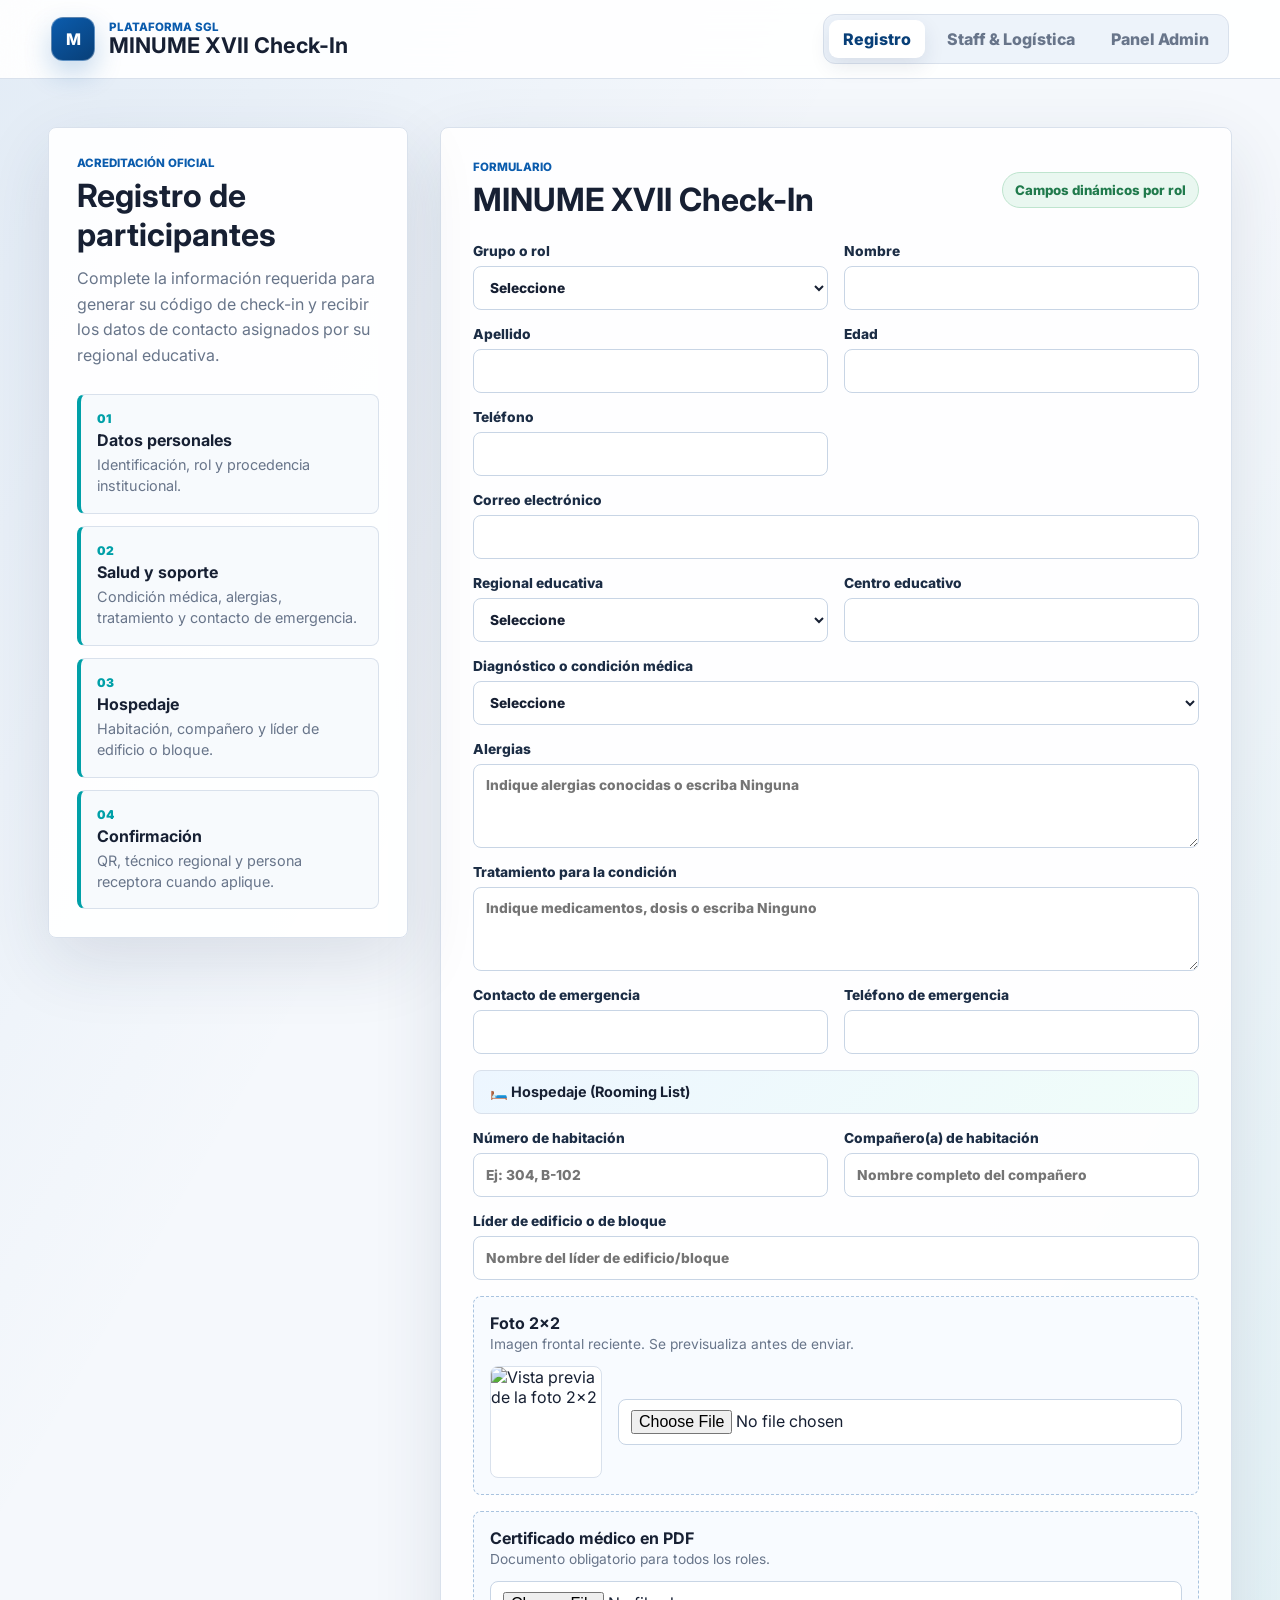
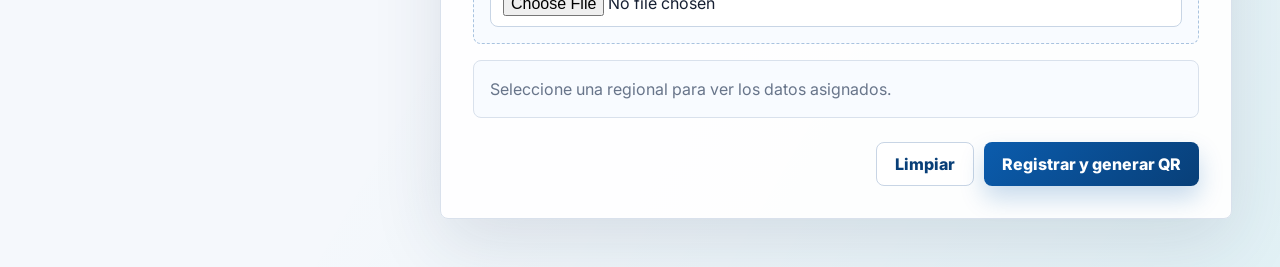
<file: index.html>
<!doctype html>
<html lang="es">
  <head>
    <meta charset="utf-8" />
    <meta name="viewport" content="width=device-width, initial-scale=1" />
    <title>MINUME XVII Check-In</title>
    <meta name="description" content="Plataforma oficial de check-in y gestión logística para MINUME XVII — Sistema General de Logística." />
    <link rel="preconnect" href="https://fonts.googleapis.com" />
    <link rel="preconnect" href="https://fonts.gstatic.com" crossorigin />
    <link href="https://fonts.googleapis.com/css2?family=Inter:wght@400;600;700;800;900&display=swap" rel="stylesheet" />
    <link rel="stylesheet" href="styles.css" />
  </head>
  <body>
    <header class="topbar">
      <div class="brand">
        <div class="brand-mark">M</div>
        <div>
          <p class="eyebrow">Plataforma SGL</p>
          <h1>MINUME XVII Check-In</h1>
        </div>
      </div>
      <nav class="nav-actions" aria-label="Vistas principales">
        <button class="view-button active" type="button" data-view="registro">Registro</button>
        <button class="view-button" type="button" data-view="logistica">Staff &amp; Logística</button>
        <button class="view-button" type="button" data-view="admin">Panel Admin</button>
      </nav>
    </header>

    <main>
      <!-- ============================================================ -->
      <!-- VISTA: REGISTRO                                               -->
      <!-- ============================================================ -->
      <section id="registroView" class="page-shell">
        <aside class="context-panel">
          <p class="eyebrow">Acreditación oficial</p>
          <h2>Registro de participantes</h2>
          <p>
            Complete la información requerida para generar su código de check-in y recibir los datos
            de contacto asignados por su regional educativa.
          </p>
          <div class="status-stack">
            <div>
              <span>01</span>
              <strong>Datos personales</strong>
              <p>Identificación, rol y procedencia institucional.</p>
            </div>
            <div>
              <span>02</span>
              <strong>Salud y soporte</strong>
              <p>Condición médica, alergias, tratamiento y contacto de emergencia.</p>
            </div>
            <div>
              <span>03</span>
              <strong>Hospedaje</strong>
              <p>Habitación, compañero y líder de edificio o bloque.</p>
            </div>
            <div>
              <span>04</span>
              <strong>Confirmación</strong>
              <p>QR, técnico regional y persona receptora cuando aplique.</p>
            </div>
          </div>
        </aside>

        <section class="workspace">
          <div class="section-heading">
            <div>
              <p class="eyebrow">Formulario</p>
              <h2>MINUME XVII Check-In</h2>
            </div>
            <span class="badge">Campos dinámicos por rol</span>
          </div>

          <form id="registrationForm" class="form-grid">
            <label>
              Grupo o rol
              <select id="role" name="role" required>
                <option value="">Seleccione</option>
              </select>
            </label>

            <label class="role-detail hidden" data-role-detail="mesa">
              Rol dentro del comité
              <select id="committeeRole" name="committeeRole">
                <option value="">Seleccione</option>
              </select>
            </label>

            <label>
              Nombre
              <input id="firstName" name="firstName" autocomplete="given-name" required />
            </label>

            <label>
              Apellido
              <input id="lastName" name="lastName" autocomplete="family-name" required />
            </label>

            <label>
              Edad
              <input id="age" name="age" type="number" min="10" max="90" required />
            </label>

            <label>
              Teléfono
              <input id="phone" name="phone" inputmode="tel" autocomplete="tel" required />
            </label>

            <label class="wide">
              Correo electrónico
              <input id="email" name="email" type="email" autocomplete="email" required />
            </label>

            <label>
              Regional educativa
              <select id="regional" name="regional" required>
                <option value="">Seleccione</option>
              </select>
            </label>

            <label>
              Centro educativo
              <input id="school" name="school" required />
            </label>

            <label class="commission-field hidden">
              Comisión
              <select id="commission" name="commission">
                <option value="">Seleccione</option>
              </select>
            </label>

            <label class="delegate-field hidden">
              Asignación o país
              <input id="country" name="country" placeholder="Solo para delegados nacionales" />
            </label>

            <label class="secretariat-field hidden">
              Subsecretaría o área
              <input id="area" name="area" placeholder="Solo para secretarías y subsecretarías" />
            </label>

            <label class="wide">
              Diagnóstico o condición médica
              <select id="medicalCondition" name="medicalCondition" required>
                <option value="">Seleccione</option>
                <option value="Ninguna">Ninguna</option>
                <option value="Asma">Asma</option>
                <option value="Diabetes">Diabetes</option>
                <option value="Hipertensión">Hipertensión</option>
                <option value="Epilepsia">Epilepsia</option>
                <option value="Otra">Otra</option>
              </select>
            </label>

            <label class="medical-detail wide hidden">
              Especifique la condición médica
              <textarea id="medicalDetail" name="medicalDetail" rows="3"></textarea>
            </label>

            <label class="wide">
              Alergias
              <textarea id="allergies" name="allergies" rows="3" placeholder="Indique alergias conocidas o escriba Ninguna" required></textarea>
            </label>

            <label class="wide">
              Tratamiento para la condición
              <textarea id="treatment" name="treatment" rows="3" placeholder="Indique medicamentos, dosis o escriba Ninguno" required></textarea>
            </label>

            <label>
              Contacto de emergencia
              <input id="emergencyName" name="emergencyName" required />
            </label>

            <label>
              Teléfono de emergencia
              <input id="emergencyPhone" name="emergencyPhone" inputmode="tel" required />
            </label>

            <!-- HOSPEDAJE -->
            <div class="form-section-title wide">
              <strong>🛏️ Hospedaje (Rooming List)</strong>
            </div>

            <label>
              Número de habitación
              <input id="roomNumber" name="roomNumber" placeholder="Ej: 304, B-102" required />
            </label>

            <label>
              Compañero(a) de habitación
              <input id="roommate" name="roommate" placeholder="Nombre completo del compañero" required />
            </label>

            <label class="wide">
              Líder de edificio o de bloque
              <input id="buildingLeader" name="buildingLeader" placeholder="Nombre del líder de edificio/bloque" required />
            </label>

            <!-- DOCUMENTOS -->
            <div class="upload-card">
              <div>
                <strong>Foto 2x2</strong>
                <p>Imagen frontal reciente. Se previsualiza antes de enviar.</p>
              </div>
              <div class="upload-row">
                <img id="photoPreview" alt="Vista previa de la foto 2x2" />
                <input id="photo" name="photo" type="file" accept="image/*" required />
              </div>
            </div>

            <div class="upload-card">
              <div>
                <strong>Certificado médico en PDF</strong>
                <p>Documento obligatorio para todos los roles.</p>
              </div>
              <input id="certificate" name="certificate" type="file" accept="application/pdf" required />
            </div>

            <div class="regional-preview wide" id="regionalPreview">
              <span>Seleccione una regional para ver los datos asignados.</span>
            </div>

            <div class="form-actions wide">
              <button type="reset" class="secondary-button">Limpiar</button>
              <button type="submit" class="primary-button">Registrar y generar QR</button>
            </div>
          </form>
        </section>
      </section>

      <!-- ============================================================ -->
      <!-- VISTA: LOGÍSTICA Y STAFF                                      -->
      <!-- ============================================================ -->
      <section id="logisticaView" class="page-shell hidden">
        <aside class="context-panel logistica-context">
          <p class="eyebrow">Operaciones</p>
          <h2>Logística &amp; Staff</h2>
          <p>
            Centro de operaciones del evento. Gestione salones, tareas por fases y el directorio de voluntarios staff.
          </p>

          <div class="roles-functions">
            <h3>Áreas de voluntariado</h3>
            <div class="role-badge-list">
              <span class="role-tag active" data-role-duty="Logística">📦 Logística</span>
              <span class="role-tag" data-role-duty="Protocolo">🎖️ Protocolo</span>
              <span class="role-tag" data-role-duty="Soporte Técnico">💻 Soporte</span>
              <span class="role-tag" data-role-duty="Prensa / CLIT">📸 Prensa</span>
              <span class="role-tag" data-role-duty="Acreditación">🪪 Acreditación</span>
              <span class="role-tag" data-role-duty="Alimentación">🍽️ Alimentación</span>
            </div>
            <div id="roleDutyDetail" class="role-duty-detail">
              <strong>Logística General:</strong> Encargados de suministros, montaje de salones y distribución.
            </div>
          </div>

          <div class="croquis-public-link">
            <a href="croquis.html" target="_blank" class="public-map-btn">
               Ver Mapa Público de Salones
            </a>
            <p>Comparte este enlace con delegados para que vean dónde están las comisiones.</p>
          </div>
        </aside>

        <section class="workspace">
          <div class="section-heading">
            <div>
              <p class="eyebrow">Gestión de Evento</p>
              <h2>Centro de Comando</h2>
            </div>
            <div class="logistica-tabs">
              <button class="logistica-tab active" type="button" data-logistica-tab="croquis"> Croquis</button>
              <button class="logistica-tab" type="button" data-logistica-tab="checklist">Checklist</button>
              <button class="logistica-tab" type="button" data-logistica-tab="staff">Staff</button>
            </div>
          </div>

          <!-- ======== PESTAÑA 1: CROQUIS ======== -->
          <div id="croquisSubTab">
            <div class="croquis-header">
              <div class="croquis-controls">
                <label class="floor-filter-label">
                  <span>Filtrar por piso</span>
                  <select id="floorFilter">
                    <option value="Todos">Todos los pisos</option>
                    <option value="Planta Baja"> Planta Baja</option>
                    <option value="Piso 1"> Piso 1</option>
                    <option value="Piso 2"> Piso 2</option>
                  </select>
                </label>
                <p class="croquis-hint">Haga clic en un salón para editar la comisión, estado o tema en tiempo real.</p>
              </div>
              <div class="croquis-legend">
                <span class="legend-item"><span class="legend-dot dot-active"></span>Sesión Activa</span>
                <span class="legend-item"><span class="legend-dot dot-recess"></span>En Receso</span>
                <span class="legend-item"><span class="legend-dot dot-closed"></span>Clausurada</span>
                <span class="legend-item"><span class="legend-dot dot-available"></span>Disponible</span>
              </div>
            </div>

            <div class="croquis-grid" id="hotelMap">
              <!-- Renderizado dinámico en app.js -->
            </div>

            <!-- Editor de salón -->
            <div id="salonEditor" class="salon-editor hidden">
              <h3>Editar Salón: <span id="editorSalonName"></span></h3>
              <form id="salonEditorForm" class="form-grid">
                <input type="hidden" id="editorSalonId" />
                <label>
                  Comisión Asignada
                  <select id="editorCommission" name="commission"></select>
                </label>
                <label>
                  Estado de Sesión
                  <select id="editorStatus" name="status">
                    <option value="Sesión Activa">Sesión Activa</option>
                    <option value="En Receso">En Receso</option>
                    <option value="Clausurada">Clausurada</option>
                    <option value="Disponible">Disponible</option>
                  </select>
                </label>
                <label class="wide">
                  Tema de Debate Actual
                  <input id="editorTopic" name="topic" placeholder="Ej: Situación en Medio Oriente" />
                </label>
                <label class="wide">
                  Moderador(a) / Mesa Directiva
                  <input id="editorModerator" name="moderator" />
                </label>
                <div class="form-actions wide">
                  <button type="button" id="closeSalonEditor" class="secondary-button">Cancelar</button>
                  <button type="submit" class="primary-button">Actualizar Salón</button>
                </div>
              </form>
            </div>
          </div>

          <!-- ======== PESTAÑA 2: CHECKLIST ======== -->
          <div id="checklistSubTab" class="hidden">
            <div class="checklist-toolbar">
              <div class="filter-group">
                <label>
                  Rol
                  <select id="taskRoleFilter">
                    <option value="Todos">Todos</option>
                    <option value="Logística">Logística</option>
                    <option value="Protocolo">Protocolo</option>
                    <option value="Soporte Técnico">Soporte Técnico</option>
                    <option value="Prensa / CLIT">Prensa / CLIT</option>
                    <option value="Acreditación">Acreditación</option>
                    <option value="Alimentación">Alimentación</option>
                  </select>
                </label>
                <label>
                  Fase
                  <select id="taskPhaseFilter">
                    <option value="Todos">Todas las fases</option>
                    <option value="Pre-evento">🕐 Pre-evento</option>
                    <option value="Llegada">✈️ Llegada</option>
                    <option value="Sesiones">🏛️ Sesiones</option>
                    <option value="Clausura">🎓 Clausura</option>
                  </select>
                </label>
                <label>
                  Estado
                  <select id="taskStatusFilter">
                    <option value="Todos">Todos</option>
                    <option value="Pendiente">Pendientes</option>
                    <option value="Completada">Completadas</option>
                  </select>
                </label>
              </div>
              <button id="resetTasksButton" class="secondary-button" type="button">Restaurar tareas base</button>
            </div>

            <div class="checklist-container">
              <div class="checklist-section">
                <h3>Lista de Tareas por Fase</h3>
                <div id="checklistItems" class="checklist-items">
                  <!-- Renderizado dinámico en app.js -->
                </div>
              </div>

              <div class="add-task-section">
                <h3>Agregar Nueva Tarea</h3>
                <form id="newTaskForm" class="form-grid">
                  <label class="wide">
                    Descripción de la Tarea
                    <input id="newTaskDesc" name="desc" placeholder="Ej: Llevar carpetas al salón Coral" required />
                  </label>
                  <label>
                    Rol Asignado
                    <select id="newTaskRole" name="role" required>
                      <option value="Logística">Logística</option>
                      <option value="Protocolo">Protocolo</option>
                      <option value="Soporte Técnico">Soporte Técnico</option>
                      <option value="Prensa / CLIT">Prensa / CLIT</option>
                      <option value="Acreditación">Acreditación</option>
                      <option value="Alimentación">Alimentación</option>
                    </select>
                  </label>
                  <label>
                    Fase
                    <select id="newTaskPhase" name="phase" required>
                      <option value="Pre-evento">Pre-evento</option>
                      <option value="Llegada">Llegada</option>
                      <option value="Sesiones">Sesiones</option>
                      <option value="Clausura">Clausura</option>
                    </select>
                  </label>
                  <label>
                    Prioridad
                    <select id="newTaskPriority" name="priority" required>
                      <option value="Alta">Alta</option>
                      <option value="Media">Media</option>
                      <option value="Baja">Baja</option>
                    </select>
                  </label>
                  <label>
                    Responsable
                    <input id="newTaskResponsable" name="responsable" placeholder="Nombre o cargo" />
                  </label>
                  <label>
                    Fecha / Hora límite
                    <input id="newTaskDeadline" name="deadline" placeholder="Ej: Día 1 · 8am" />
                  </label>
                  <button type="submit" class="primary-button wide"> Agregar Tarea</button>
                </form>
              </div>
            </div>
          </div>

          <!-- ======== PESTAÑA 3: DIRECTORIO DE STAFF ======== -->
          <div id="staffSubTab" class="hidden">
            <div class="staff-toolbar">
              <div class="filter-group">
                <label>
                  Filtrar por rol
                  <select id="staffRoleFilter">
                    <option value="Todos">Todos los roles</option>
                    <option value="Logística">Logística</option>
                    <option value="Protocolo">Protocolo</option>
                    <option value="Soporte Técnico">Soporte Técnico</option>
                    <option value="Prensa / CLIT"> Prensa / CLIT</option>
                    <option value="Acreditación"> Acreditación</option>
                    <option value="Alimentación"> Alimentación</option>
                  </select>
                </label>
              </div>
              <button id="resetStaffButton" class="secondary-button" type="button">Restaurar staff base</button>
            </div>

            <div id="staffDirectoryList" class="staff-directory-list">
              <!-- Renderizado dinámico en app.js -->
            </div>

            <div class="add-staff-section">
              <h3>Agregar Miembro de Staff</h3>
              <form id="addStaffForm" class="form-grid">
                <label>
                  Nombre completo
                  <input name="staffName" placeholder="Nombre Apellido" required />
                </label>
                <label>
                  Rol / Área
                  <select name="staffRole" required>
                    <option value="Logística"> Logística</option>
                    <option value="Protocolo"> Protocolo</option>
                    <option value="Soporte Técnico">Soporte Técnico</option>
                    <option value="Prensa / CLIT"> Prensa / CLIT</option>
                    <option value="Acreditación"> Acreditación</option>
                    <option value="Alimentación">Alimentación</option>
                  </select>
                </label>
                <label>
                  Función específica
                  <input name="staffArea" placeholder="Ej: Montaje de salones" required />
                </label>
                <label>
                  Teléfono
                  <input name="staffPhone" inputmode="tel" placeholder="809-555-0000" />
                </label>
                <label class="wide">
                  Nota o cargo especial
                  <input name="staffNote" placeholder="Ej: Coordinador de área (opcional)" />
                </label>
                <button type="submit" class="primary-button wide">Agregar al Staff</button>
              </form>
            </div>
          </div>
        </section>
      </section>

      <!-- ============================================================ -->
      <!-- VISTA: PANEL ADMIN                                            -->
      <!-- ============================================================ -->
      <section id="adminView" class="page-shell hidden">
        <aside class="context-panel admin-context">
          <p class="eyebrow">Administración</p>
          <h2>Control de check-in</h2>
          <p>
            Acceda al panel para revisar registros, aprobar o rechazar el check-in, gestionar el rooming list
            y configurar los responsables por regional educativa.
          </p>
          <div id="adminSummary" class="admin-summary"></div>
        </aside>

        <section class="workspace">
          <div id="adminLogin" class="login-panel">
            <div>
              <p class="eyebrow">Acceso administrativo</p>
              <h2>Iniciar sesión</h2>
              <p>PRUEBA</p>
            </div>
            <form id="adminLoginForm" class="login-form">
              <label>
                Usuario
                <input id="adminUser" name="adminUser" autocomplete="username" required />
              </label>
              <label>
                Contraseña
                <input id="adminPassword" name="adminPassword" type="password" autocomplete="current-password" required />
              </label>
              <p class="login-hint">Usuario: admin@minume.local · Contraseña: MINUME17</p>
              <button type="submit" class="primary-button">Entrar al panel</button>
              <p id="loginError" class="login-error" role="alert"></p>
            </form>
          </div>

          <div id="adminPanel" class="hidden">
            <div class="section-heading">
              <div>
                <p class="eyebrow">Panel Admin</p>
                <h2>Registros en tiempo local</h2>
              </div>
              <div class="admin-actions">
                <span class="live-indicator">Simulación activa</span>
                <button id="adminLogout" type="button" class="secondary-button">Cerrar sesión</button>
              </div>
            </div>

            <div class="admin-tabs" role="tablist" aria-label="Secciones del panel administrativo">
              <button class="admin-tab active" type="button" data-admin-tab="registrations">Registros</button>
              <button class="admin-tab" type="button" data-admin-tab="rooming">🛏️ Rooming List</button>
              <button class="admin-tab" type="button" data-admin-tab="directory">Directorio regional</button>
              <button class="admin-tab" type="button" data-admin-tab="emails">Correos</button>
            </div>

            <!-- TAB: Registros -->
            <section id="registrationsTab">
              <div class="scan-panel">
                <div>
                  <p class="eyebrow">Escaneo QR</p>
                  <h3>Validacion simulada de participante</h3>
                  <p>Ingrese o use el codigo generado para abrir la ficha completa del registro.</p>
                </div>
                <form id="scanForm" class="scan-form">
                  <label>
                    Codigo QR
                    <input id="scanCode" name="scanCode" placeholder="MXVII-R1-123456" />
                  </label>
                  <button type="submit" class="primary-button">Simular escaneo</button>
                </form>
                <div id="scanResult" class="scan-result hidden"></div>
              </div>

              <div class="table-toolbar">
                <label>
                  Filtrar por estado
                  <select id="statusFilter">
                    <option value="Todos">Todos</option>
                    <option value="Pendiente">Pendiente</option>
                    <option value="Aprobado">Aprobado</option>
                    <option value="Devuelto">Devuelto</option>
                  </select>
                </label>
                <button id="clearRegistrations" type="button" class="secondary-button">Limpiar registros</button>
              </div>
              <div id="registrationsList" class="registrations-list"></div>
            </section>

            <!-- TAB: Rooming List -->
            <section id="roomingTab" class="hidden">
              <div class="section-heading compact-heading">
                <div>
                  <p class="eyebrow">Alojamiento</p>
                  <h2>Rooming List</h2>
                </div>
              </div>
              <div class="rooming-filter">
                <label>
                  Buscar por líder de bloque / edificio
                  <input id="buildingLeaderFilter" type="search" placeholder="Nombre del líder..." />
                </label>
              </div>
              <div id="roomingListContent">
                <!-- Renderizado dinámico en app.js -->
              </div>
            </section>

            <!-- TAB: Directorio regional -->
            <section id="directoryTab" class="hidden">
              <div class="section-heading compact-heading">
                <div>
                  <p class="eyebrow">Configuración</p>
                  <h2>Directorio de soporte</h2>
                </div>
                <button id="resetAdmin" type="button" class="secondary-button">Restaurar datos base</button>
              </div>
              <div id="regionalAdminList" class="regional-admin-list"></div>
            </section>

            <!-- TAB: Correos -->
            <section id="emailsTab" class="hidden">
              <div class="section-heading compact-heading">
                <div>
                  <p class="eyebrow">Notificaciones</p>
                  <h2>Bandeja de correos generados</h2>
                </div>
                <button id="clearEmails" type="button" class="secondary-button">Limpiar bandeja</button>
              </div>
              <div id="emailOutbox" class="email-outbox"></div>
            </section>
          </div>
        </section>
      </section>
    </main>

    <!-- ============================================================ -->
    <!-- DIÁLOGOS                                                       -->
    <!-- ============================================================ -->
    <dialog id="confirmationDialog" class="confirmation">
      <button class="dialog-close" type="button" aria-label="Cerrar confirmación">×</button>
      <div class="confirmation-layout">
        <div>
          <p class="eyebrow">Registro confirmado</p>
          <h2 id="confirmationName"></h2>
          <p id="confirmationMeta"></p>
          <div class="contact-grid">
            <div>
              <span>Técnico regional</span>
              <strong id="confirmationTech"></strong>
              <p id="confirmationTechPhone"></p>
            </div>
            <div>
              <span>Recepción de invitados</span>
              <strong id="confirmationHost"></strong>
              <p id="confirmationHostPhone"></p>
            </div>
          </div>
        </div>
        <div class="qr-card">
          <canvas id="qrCanvas" width="180" height="180" aria-label="Código QR de check-in"></canvas>
          <strong id="qrCodeText"></strong>
          <button id="simulateScan" type="button" class="secondary-button">Simular escaneo</button>
          <p id="emailSimulation" class="email-simulation"></p>
        </div>
      </div>
    </dialog>

    <dialog id="reviewDialog" class="review-dialog">
      <form id="reviewForm" method="dialog">
        <div class="section-heading compact-heading">
          <div>
            <p class="eyebrow">Revisión de check-in</p>
            <h2 id="reviewTitle">Confirmar decisión</h2>
          </div>
          <button id="reviewClose" class="dialog-close" type="button" aria-label="Cerrar revisión">×</button>
        </div>
        <p id="reviewParticipant" class="review-participant"></p>
        <label>
          Motivo de la decisión
          <textarea id="reviewReason" rows="4" required placeholder="Escriba el motivo que recibirá el participante por correo."></textarea>
        </label>
        <div class="form-actions">
          <button id="reviewCancel" type="button" class="secondary-button">Cancelar</button>
          <button type="submit" class="primary-button">Guardar y preparar correo</button>
        </div>
      </form>
    </dialog>

    <script src="app.js"></script>
  </body>
</html>
</file>
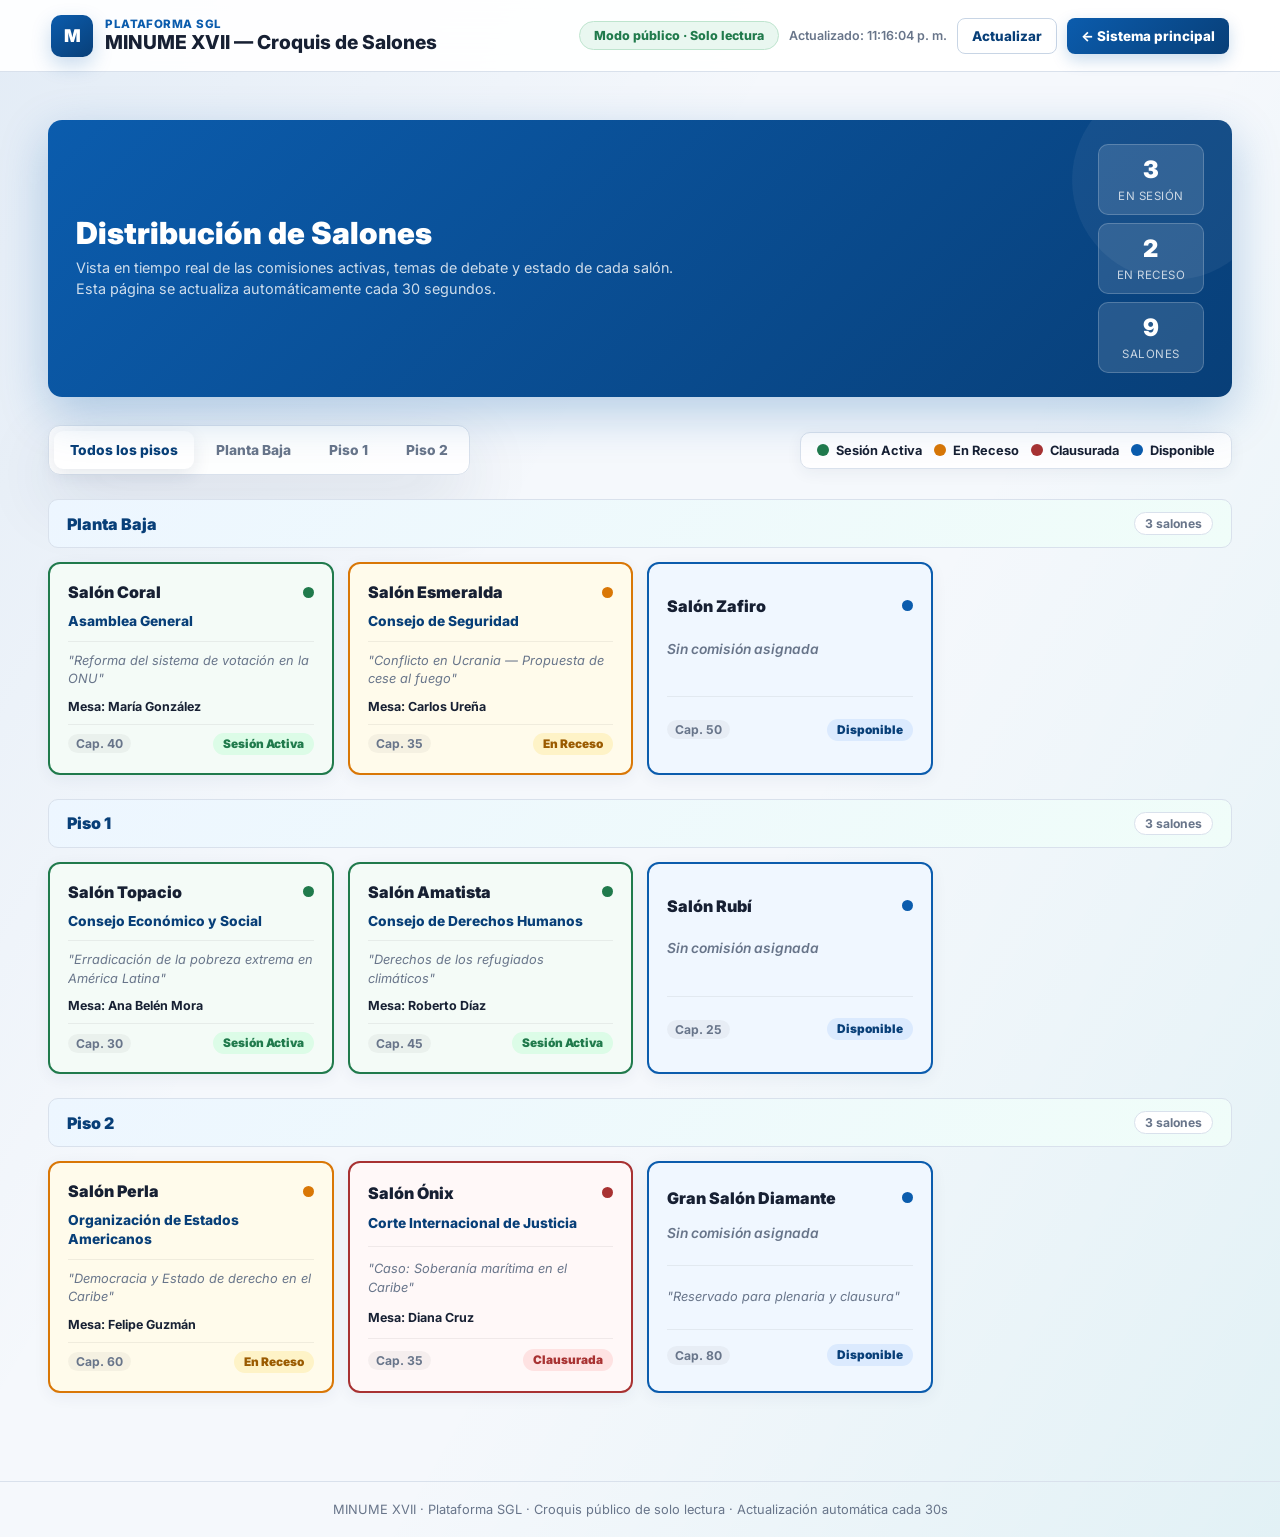
<file: croquis.html>
<!doctype html>
<html lang="es">
  <head>
    <meta charset="utf-8" />
    <meta name="viewport" content="width=device-width, initial-scale=1" />
    <title>Croquis de Salones — MINUME XVII</title>
    <meta name="description" content="Mapa virtual de salones y comisiones en tiempo real — MINUME XVII. Modo público de solo lectura." />
    <link rel="preconnect" href="https://fonts.googleapis.com" />
    <link rel="preconnect" href="https://fonts.gstatic.com" crossorigin />
    <link href="https://fonts.googleapis.com/css2?family=Inter:wght@400;600;700;800;900&display=swap" rel="stylesheet" />
    <style>
      :root {
        --ink: #172033;
        --muted: #68758a;
        --line: #d9e1ec;
        --surface: #f5f8fc;
        --brand: #0b5cad;
        --brand-dark: #083f78;
        --accent: #00a0a8;
        --success: #207a4c;
        --warning: #9a5b00;
        --danger: #a83232;
        --shadow: 0 24px 70px rgba(29, 51, 84, 0.12);
      }

      * { box-sizing: border-box; margin: 0; padding: 0; }

      body {
        color: var(--ink);
        background:
          linear-gradient(120deg, rgba(11, 92, 173, 0.08), transparent 38%),
          linear-gradient(300deg, rgba(0, 160, 168, 0.08), transparent 42%),
          var(--surface);
        font-family: Inter, ui-sans-serif, system-ui, sans-serif;
        min-height: 100vh;
      }

      /* ── Topbar ── */
      .topbar {
        position: sticky;
        top: 0;
        z-index: 10;
        display: flex;
        align-items: center;
        justify-content: space-between;
        gap: 16px;
        flex-wrap: wrap;
        padding: 14px clamp(16px, 4vw, 56px);
        background: rgba(255, 255, 255, 0.92);
        border-bottom: 1px solid var(--line);
        backdrop-filter: blur(18px);
        min-height: 72px;
      }

      .brand {
        display: flex;
        align-items: center;
        gap: 12px;
      }

      .brand-mark {
        width: 42px;
        height: 42px;
        display: grid;
        place-items: center;
        background: linear-gradient(145deg, var(--brand), var(--brand-dark));
        border-radius: 10px;
        color: #fff;
        font-weight: 900;
        font-size: 1.1rem;
        box-shadow: 0 8px 20px rgba(11, 92, 173, 0.22);
        flex-shrink: 0;
      }

      .brand-title {
        font-size: clamp(0.95rem, 2vw, 1.2rem);
        font-weight: 800;
        line-height: 1.15;
      }

      .brand-sub {
        font-size: 0.72rem;
        color: var(--brand);
        font-weight: 800;
        text-transform: uppercase;
        letter-spacing: 0.04em;
      }

      .topbar-right {
        display: flex;
        align-items: center;
        gap: 10px;
        flex-wrap: wrap;
      }

      .public-badge {
        display: inline-flex;
        align-items: center;
        gap: 6px;
        padding: 6px 14px;
        background: #e9f7f0;
        border: 1px solid #bee4ce;
        border-radius: 999px;
        font-size: 0.78rem;
        font-weight: 800;
        color: var(--success);
        white-space: nowrap;
      }

      .timestamp {
        font-size: 0.78rem;
        color: var(--muted);
        font-weight: 600;
      }

      .refresh-btn {
        display: inline-flex;
        align-items: center;
        gap: 6px;
        min-height: 36px;
        padding: 0 14px;
        color: var(--brand-dark);
        background: #fff;
        border: 1px solid #c8d5e5;
        border-radius: 8px;
        cursor: pointer;
        font-weight: 800;
        font-size: 0.84rem;
        font-family: inherit;
        transition: background 0.2s;
      }

      .refresh-btn:hover {
        background: #edf6ff;
      }

      .back-btn {
        display: inline-flex;
        align-items: center;
        gap: 6px;
        min-height: 36px;
        padding: 0 14px;
        color: #fff;
        background: linear-gradient(135deg, var(--brand), var(--brand-dark));
        border: 0;
        border-radius: 8px;
        text-decoration: none;
        font-weight: 800;
        font-size: 0.84rem;
        box-shadow: 0 6px 16px rgba(11, 92, 173, 0.22);
        transition: transform 0.15s, box-shadow 0.2s;
      }

      .back-btn:hover {
        transform: translateY(-1px);
        box-shadow: 0 10px 22px rgba(11, 92, 173, 0.3);
      }

      /* ── Main ── */
      main {
        width: min(1300px, 100%);
        margin: 0 auto;
        padding: clamp(16px, 4vw, 48px);
      }

      /* ── Hero banner ── */
      .hero-banner {
        display: grid;
        grid-template-columns: 1fr auto;
        align-items: center;
        gap: 20px;
        padding: 24px 28px;
        background: linear-gradient(135deg, var(--brand), var(--brand-dark));
        border-radius: 14px;
        margin-bottom: 28px;
        color: #fff;
        box-shadow: 0 16px 48px rgba(11, 92, 173, 0.28);
        position: relative;
        overflow: hidden;
      }

      .hero-banner::before {
        content: "";
        position: absolute;
        top: -40px;
        right: -40px;
        width: 200px;
        height: 200px;
        background: rgba(255,255,255,0.05);
        border-radius: 50%;
      }

      .hero-banner h1 {
        font-size: clamp(1.3rem, 3vw, 1.9rem);
        font-weight: 900;
        line-height: 1.1;
      }

      .hero-banner p {
        margin-top: 6px;
        font-size: 0.9rem;
        opacity: 0.8;
        line-height: 1.5;
      }

      .hero-stats {
        display: grid;
        gap: 8px;
        text-align: center;
        z-index: 1;
      }

      .hero-stat {
        padding: 10px 18px;
        background: rgba(255,255,255,0.12);
        border: 1px solid rgba(255,255,255,0.2);
        border-radius: 10px;
        white-space: nowrap;
      }

      .hero-stat strong {
        display: block;
        font-size: 1.5rem;
        font-weight: 900;
      }

      .hero-stat span {
        font-size: 0.72rem;
        opacity: 0.75;
        text-transform: uppercase;
        letter-spacing: 0.04em;
      }

      /* ── Controles ── */
      .controls-bar {
        display: flex;
        align-items: center;
        justify-content: space-between;
        flex-wrap: wrap;
        gap: 14px;
        margin-bottom: 24px;
      }

      .floor-tabs {
        display: flex;
        gap: 6px;
        padding: 5px;
        background: rgba(255,255,255,0.9);
        border: 1px solid var(--line);
        border-radius: 12px;
        box-shadow: var(--shadow);
      }

      .floor-tab {
        min-height: 38px;
        padding: 0 16px;
        color: var(--muted);
        background: transparent;
        border: 0;
        border-radius: 9px;
        cursor: pointer;
        font-weight: 800;
        font-size: 0.86rem;
        font-family: inherit;
        transition: all 0.2s;
      }

      .floor-tab.active {
        color: var(--brand-dark);
        background: #fff;
        box-shadow: 0 6px 18px rgba(29, 51, 84, 0.1);
      }

      /* ── Leyenda ── */
      .legend {
        display: flex;
        flex-wrap: wrap;
        gap: 12px;
        align-items: center;
        padding: 10px 16px;
        background: rgba(255,255,255,0.9);
        border: 1px solid var(--line);
        border-radius: 10px;
        box-shadow: 0 4px 16px rgba(29, 51, 84, 0.06);
      }

      .legend-item {
        display: flex;
        align-items: center;
        gap: 7px;
        font-size: 0.8rem;
        font-weight: 700;
        color: var(--ink);
      }

      .legend-dot {
        width: 12px;
        height: 12px;
        border-radius: 50%;
      }

      .dot-active { background: #207a4c; }
      .dot-recess { background: #d97706; }
      .dot-closed { background: #a83232; }
      .dot-available { background: #0b5cad; }

      /* ── Croquis ── */
      .map-container {
        display: grid;
        gap: 24px;
      }

      .floor-section {
        animation: fadeIn 0.35s ease;
      }

      @keyframes fadeIn {
        from { opacity: 0; transform: translateY(6px); }
        to   { opacity: 1; transform: translateY(0); }
      }

      .floor-label {
        display: flex;
        align-items: center;
        gap: 10px;
        padding: 12px 18px;
        background: linear-gradient(135deg, #edf6ff, #f0fdf9);
        border: 1px solid var(--line);
        border-radius: 10px;
        margin-bottom: 14px;
        font-weight: 900;
        font-size: 1rem;
        color: var(--brand-dark);
      }

      .floor-room-count {
        margin-left: auto;
        padding: 3px 10px;
        background: #fff;
        border: 1px solid var(--line);
        border-radius: 999px;
        font-size: 0.76rem;
        font-weight: 700;
        color: var(--muted);
      }

      .rooms-grid {
        display: grid;
        grid-template-columns: repeat(auto-fill, minmax(230px, 1fr));
        gap: 14px;
      }

      /* ── Room cards ── */
      .room-card {
        padding: 18px;
        background: #fff;
        border: 2px solid var(--line);
        border-radius: 12px;
        box-shadow: 0 4px 16px rgba(29, 51, 84, 0.06);
        display: grid;
        gap: 10px;
        transition: transform 0.18s, box-shadow 0.18s;
      }

      .room-card:hover {
        transform: translateY(-3px);
        box-shadow: 0 14px 36px rgba(29, 51, 84, 0.12);
      }

      .room-active   { border-color: #207a4c; background: #f4fbf7; }
      .room-recess   { border-color: #d97706; background: #fffbeb; }
      .room-closed   { border-color: #a83232; background: #fff8f8; }
      .room-available{ border-color: #0b5cad; background: #f0f7ff; }

      .room-header {
        display: flex;
        align-items: center;
        justify-content: space-between;
        gap: 8px;
      }

      .room-name {
        font-weight: 900;
        font-size: 1rem;
        color: var(--ink);
      }

      .room-dot {
        width: 11px;
        height: 11px;
        border-radius: 50%;
        flex-shrink: 0;
      }

      .room-dot-active  { background: #207a4c; animation: pulse 2.5s infinite; }
      .room-dot-recess  { background: #d97706; animation: pulse 2.5s infinite; }
      .room-dot-closed  { background: #a83232; }
      .room-dot-available { background: #0b5cad; }

      @keyframes pulse {
        0%, 100% { opacity: 1; transform: scale(1); }
        50% { opacity: 0.55; transform: scale(1.5); }
      }

      .room-floor-tag {
        font-size: 0.72rem;
        font-weight: 700;
        color: var(--muted);
        padding: 2px 8px;
        background: rgba(0,0,0,0.04);
        border-radius: 999px;
      }

      .room-commission {
        font-size: 0.86rem;
        font-weight: 800;
        color: var(--brand-dark);
        line-height: 1.35;
      }

      .room-commission.empty {
        color: var(--muted);
        font-weight: 600;
        font-style: italic;
      }

      .room-divider {
        height: 1px;
        background: rgba(0,0,0,0.06);
      }

      .room-topic {
  font-size: 0.8rem;
  color: var(--muted);
  font-style: italic;
  line-height: 1.45;
  display: -webkit-box;
  display: box;
  -webkit-line-clamp: 3;
  line-clamp: 3;
  -webkit-box-orient: vertical;
  box-orient: vertical;
  overflow: hidden;
}

      .room-moderator {
        font-size: 0.78rem;
        color: var(--ink);
        font-weight: 700;
      }

      .room-footer {
        display: flex;
        align-items: center;
        flex-wrap: wrap;
        gap: 6px;
        padding-top: 8px;
        border-top: 1px solid rgba(0,0,0,0.06);
      }

      .room-capacity {
        font-size: 0.76rem;
        font-weight: 700;
        color: var(--muted);
        padding: 2px 8px;
        background: rgba(0,0,0,0.04);
        border-radius: 999px;
      }

      .status-badge {
        margin-left: auto;
        padding: 4px 10px;
        border-radius: 999px;
        font-size: 0.74rem;
        font-weight: 900;
      }

      .badge-active   { color: #207a4c; background: #dcfce7; }
      .badge-recess   { color: #9a5b00; background: #fef3c7; }
      .badge-closed   { color: #a83232; background: #fee2e2; }
      .badge-available{ color: var(--brand-dark); background: #dbeafe; }

      /* ── Empty state ── */
      .empty-state {
        padding: 40px;
        text-align: center;
        color: var(--muted);
        background: rgba(255,255,255,0.8);
        border: 1px dashed #a9c3df;
        border-radius: 12px;
        font-size: 0.9rem;
        line-height: 1.6;
      }

      /* ── Footer ── */
      footer {
        margin-top: 40px;
        padding: 20px clamp(16px, 4vw, 56px);
        text-align: center;
        color: var(--muted);
        font-size: 0.8rem;
        border-top: 1px solid var(--line);
      }

      /* ── Responsive ── */
      @media (max-width: 680px) {
        .hero-banner {
          grid-template-columns: 1fr;
        }

        .hero-stats {
          grid-template-columns: repeat(3, 1fr);
          text-align: center;
        }

        .controls-bar {
          flex-direction: column;
          align-items: stretch;
        }

        .floor-tabs {
          flex-wrap: wrap;
        }

        .floor-tab {
          flex: 1;
          text-align: center;
        }

        .topbar {
          flex-direction: column;
          align-items: flex-start;
        }

        .topbar-right {
          width: 100%;
        }
      }
    </style>
  </head>
  <body>
    <!-- Topbar -->
    <header class="topbar">
      <div class="brand">
        <div class="brand-mark">M</div>
        <div>
          <div class="brand-sub">Plataforma SGL</div>
          <div class="brand-title">MINUME XVII — Croquis de Salones</div>
        </div>
      </div>
      <div class="topbar-right">
        <span class="public-badge"> Modo público · Solo lectura</span>
        <span class="timestamp" id="updateTimestamp">Actualizando...</span>
        <button class="refresh-btn" onclick="refreshMap()">Actualizar</button>
        <a href="index.html" class="back-btn">← Sistema principal</a>
      </div>
    </header>

    <main>
      <!-- Hero -->
      <div class="hero-banner">
        <div>
          <h1>Distribución de Salones</h1>
          <p>Vista en tiempo real de las comisiones activas, temas de debate y estado de cada salón.<br>Esta página se actualiza automáticamente cada 30 segundos.</p>
        </div>
        <div class="hero-stats">
          <div class="hero-stat">
            <strong id="statActive">—</strong>
            <span>En sesión</span>
          </div>
          <div class="hero-stat">
            <strong id="statRecess">—</strong>
            <span>En receso</span>
          </div>
          <div class="hero-stat">
            <strong id="statTotal">—</strong>
            <span>Salones</span>
          </div>
        </div>
      </div>

      <!-- Controles -->
      <div class="controls-bar">
        <div class="floor-tabs" id="floorTabs">
          <button class="floor-tab active" data-floor="all"> Todos los pisos</button>
          <button class="floor-tab" data-floor="Planta Baja">Planta Baja</button>
          <button class="floor-tab" data-floor="Piso 1">Piso 1</button>
          <button class="floor-tab" data-floor="Piso 2">Piso 2</button>
        </div>
        <div class="legend">
          <span class="legend-item"><span class="legend-dot dot-active"></span>Sesión Activa</span>
          <span class="legend-item"><span class="legend-dot dot-recess"></span>En Receso</span>
          <span class="legend-item"><span class="legend-dot dot-closed"></span>Clausurada</span>
          <span class="legend-item"><span class="legend-dot dot-available"></span>Disponible</span>
        </div>
      </div>

      <!-- Mapa -->
      <div class="map-container" id="mapContainer">
        <!-- Renderizado dinámico -->
      </div>
    </main>

    <footer>
      <p>MINUME XVII · Plataforma SGL · Croquis público de solo lectura · Actualización automática cada 30s</p>
    </footer>

    <script>
      const hotelRoomsKey = "minume-xvii-hotel-rooms";
      const defaultHotelRooms = [
        { id: "coral",    name: "Salón Coral",          floor: "Planta Baja", capacity: 40, commission: "Asamblea General",                  status: "Sesión Activa",  topic: "Reforma del sistema de votación en la ONU",           moderator: "María González" },
        { id: "esmeralda",name: "Salón Esmeralda",       floor: "Planta Baja", capacity: 35, commission: "Consejo de Seguridad",               status: "En Receso",      topic: "Conflicto en Ucrania — Propuesta de cese al fuego",   moderator: "Carlos Ureña" },
        { id: "zafiro",   name: "Salón Zafiro",          floor: "Planta Baja", capacity: 50, commission: "",                                  status: "Disponible",     topic: "",                                                    moderator: "" },
        { id: "topacio",  name: "Salón Topacio",         floor: "Piso 1",      capacity: 30, commission: "Consejo Económico y Social",         status: "Sesión Activa",  topic: "Erradicación de la pobreza extrema en América Latina", moderator: "Ana Belén Mora" },
        { id: "amatista", name: "Salón Amatista",        floor: "Piso 1",      capacity: 45, commission: "Consejo de Derechos Humanos",        status: "Sesión Activa",  topic: "Derechos de los refugiados climáticos",               moderator: "Roberto Díaz" },
        { id: "rubi",     name: "Salón Rubí",            floor: "Piso 1",      capacity: 25, commission: "",                                  status: "Disponible",     topic: "",                                                    moderator: "" },
        { id: "perla",    name: "Salón Perla",           floor: "Piso 2",      capacity: 60, commission: "Organización de Estados Americanos", status: "En Receso",      topic: "Democracia y Estado de derecho en el Caribe",         moderator: "Felipe Guzmán" },
        { id: "onix",     name: "Salón Ónix",            floor: "Piso 2",      capacity: 35, commission: "Corte Internacional de Justicia",   status: "Clausurada",     topic: "Caso: Soberanía marítima en el Caribe",               moderator: "Diana Cruz" },
        { id: "diamante", name: "Gran Salón Diamante",   floor: "Piso 2",      capacity: 80, commission: "",                                  status: "Disponible",     topic: "Reservado para plenaria y clausura",                  moderator: "" },
      ];

      let activeFloor = "all";
      let rooms = loadRooms();

      function loadRooms() {
        const stored = localStorage.getItem(hotelRoomsKey);
        if (!stored) return defaultHotelRooms.map(r => ({...r}));
        try { return JSON.parse(stored); } catch { return defaultHotelRooms.map(r => ({...r})); }
      }

      function escapeHtml(v) {
        return String(v ?? "")
          .replace(/&/g,"&amp;").replace(/</g,"&lt;")
          .replace(/>/g,"&gt;").replace(/"/g,"&quot;").replace(/'/g,"&#039;");
      }

      function getStatusClass(status) {
        if (status === "Sesión Activa") return "active";
        if (status === "En Receso")     return "recess";
        if (status === "Clausurada")    return "closed";
        return "available";
      }

      function updateStats() {
        const active  = rooms.filter(r => r.status === "Sesión Activa").length;
        const recess  = rooms.filter(r => r.status === "En Receso").length;
        document.getElementById("statActive").textContent = active;
        document.getElementById("statRecess").textContent = recess;
        document.getElementById("statTotal").textContent  = rooms.length;
      }

      function renderMap() {
        const container = document.getElementById("mapContainer");
        const floors = ["Planta Baja", "Piso 1", "Piso 2"];
        const activeFloors = activeFloor === "all" ? floors : [activeFloor];

        const filtered = activeFloors.map(floor => {
          const floorRooms = rooms.filter(r => r.floor === floor);
          if (!floorRooms.length) return "";
          return `
            <div class="floor-section">
              <div class="floor-label">
                 ${escapeHtml(floor)}
                <span class="floor-room-count">${floorRooms.length} salones</span>
              </div>
              <div class="rooms-grid">
                ${floorRooms.map(room => renderCard(room)).join("")}
              </div>
            </div>
          `;
        }).join("");

        container.innerHTML = filtered || `<div class="empty-state">No hay salones para mostrar en este piso.</div>`;
        updateStats();
        updateTimestamp();
      }

      function renderCard(room) {
        const sc = getStatusClass(room.status);
        const hasCommission = room.commission && room.commission.trim();
        return `
          <div class="room-card room-${sc}">
            <div class="room-header">
              <span class="room-name">${escapeHtml(room.name)}</span>
              <span class="room-dot room-dot-${sc}"></span>
            </div>
            ${hasCommission
              ? `<div class="room-commission">${escapeHtml(room.commission)}</div>`
              : `<div class="room-commission empty">Sin comisión asignada</div>`}
            ${(room.topic || room.moderator) ? `<div class="room-divider"></div>` : ""}
            ${room.topic
              ? `<div class="room-topic">"${escapeHtml(room.topic)}"</div>` : ""}
            ${room.moderator
              ? `<div class="room-moderator"> Mesa: ${escapeHtml(room.moderator)}</div>` : ""}
            <div class="room-footer">
              <span class="room-capacity"> Cap. ${room.capacity}</span>
              <span class="status-badge badge-${sc}">${escapeHtml(room.status)}</span>
            </div>
          </div>
        `;
      }

      function updateTimestamp() {
        const ts = document.getElementById("updateTimestamp");
        ts.textContent = "Actualizado: " + new Date().toLocaleTimeString("es-DO", { hour: "2-digit", minute: "2-digit", second: "2-digit" });
      }

      function refreshMap() {
        rooms = loadRooms();
        renderMap();
      }

      // Floor tabs
      document.getElementById("floorTabs").addEventListener("click", (e) => {
        const btn = e.target.closest(".floor-tab");
        if (!btn) return;
        activeFloor = btn.dataset.floor;
        document.querySelectorAll(".floor-tab").forEach(b => b.classList.remove("active"));
        btn.classList.add("active");
        renderMap();
      });

      // Storage sync (live updates from main app)
      window.addEventListener("storage", (e) => {
        if (e.key === hotelRoomsKey) {
          rooms = loadRooms();
          renderMap();
        }
      });

      // Auto-refresh every 30 seconds
      setInterval(refreshMap, 30000);

      // Init
      renderMap();
    </script>
  </body>
</html>
</file>
<file: styles.css>
:root {
  --ink: #172033;
  --muted: #68758a;
  --line: #d9e1ec;
  --panel: #ffffff;
  --surface: #f5f8fc;
  --brand: #0b5cad;
  --brand-dark: #083f78;
  --accent: #00a0a8;
  --success: #207a4c;
  --warning: #9a5b00;
  --danger: #a83232;
  --shadow: 0 24px 70px rgba(29, 51, 84, 0.12);
}

* {
  box-sizing: border-box;
}

body {
  margin: 0;
  color: var(--ink);
  background:
    linear-gradient(120deg, rgba(11, 92, 173, 0.08), transparent 38%),
    linear-gradient(300deg, rgba(0, 160, 168, 0.08), transparent 42%),
    var(--surface);
  font-family:
    Inter, ui-sans-serif, system-ui, -apple-system, BlinkMacSystemFont, "Segoe UI", sans-serif;
}

button,
input,
select,
textarea {
  font: inherit;
}

/* ============================================================ */
/* TOPBAR                                                        */
/* ============================================================ */
.topbar {
  position: sticky;
  top: 0;
  z-index: 10;
  display: flex;
  align-items: center;
  justify-content: space-between;
  gap: 24px;
  min-height: 76px;
  padding: 14px clamp(18px, 4vw, 56px);
  background: rgba(255, 255, 255, 0.9);
  border-bottom: 1px solid var(--line);
  backdrop-filter: blur(18px);
}

.brand {
  display: flex;
  align-items: center;
  gap: 14px;
}

.brand-mark {
  display: grid;
  place-items: center;
  width: 44px;
  height: 44px;
  color: #fff;
  background: linear-gradient(145deg, var(--brand), var(--brand-dark));
  border: 1px solid rgba(255, 255, 255, 0.34);
  border-radius: 12px;
  font-weight: 800;
  box-shadow: 0 12px 28px rgba(11, 92, 173, 0.24);
}

h1,
h2,
p {
  margin: 0;
}

.brand h1 {
  font-size: clamp(1.05rem, 2vw, 1.35rem);
  line-height: 1.1;
}

.eyebrow {
  color: var(--brand);
  font-size: 0.72rem;
  font-weight: 800;
  letter-spacing: 0;
  text-transform: uppercase;
}

.nav-actions {
  display: flex;
  gap: 8px;
  padding: 5px;
  background: #edf3fa;
  border: 1px solid var(--line);
  border-radius: 12px;
}

.view-button,
.secondary-button,
.primary-button,
.dialog-close {
  border: 0;
  cursor: pointer;
  font-weight: 800;
}

.view-button {
  min-height: 38px;
  padding: 0 14px;
  color: var(--muted);
  background: transparent;
  border-radius: 9px;
  transition: color 0.2s;
}

.view-button.active {
  color: var(--brand-dark);
  background: #fff;
  box-shadow: 0 8px 20px rgba(29, 51, 84, 0.1);
}

/* ============================================================ */
/* PAGE SHELL                                                    */
/* ============================================================ */
.page-shell {
  display: grid;
  grid-template-columns: minmax(280px, 360px) minmax(0, 1fr);
  gap: clamp(18px, 3vw, 32px);
  width: min(1440px, 100%);
  margin: 0 auto;
  padding: clamp(18px, 4vw, 48px);
}

.context-panel,
.workspace {
  background: rgba(255, 255, 255, 0.92);
  border: 1px solid var(--line);
  border-radius: 8px;
  box-shadow: var(--shadow);
}

.context-panel {
  align-self: start;
  position: sticky;
  top: 100px;
  padding: 28px;
}

.context-panel h2,
.workspace h2 {
  margin-top: 6px;
  font-size: clamp(1.45rem, 3vw, 2rem);
}

.context-panel > p:not(.eyebrow) {
  margin-top: 12px;
  color: var(--muted);
  line-height: 1.6;
}

.status-stack {
  display: grid;
  gap: 12px;
  margin-top: 26px;
}

.status-stack div {
  padding: 16px;
  background: #f7fafd;
  border: 1px solid var(--line);
  border-left: 4px solid var(--accent);
  border-radius: 8px;
}

.status-stack span {
  display: block;
  color: var(--accent);
  font-size: 0.75rem;
  font-weight: 900;
}

.status-stack strong {
  display: block;
  margin-top: 4px;
}

.status-stack p {
  margin-top: 5px;
  color: var(--muted);
  font-size: 0.9rem;
  line-height: 1.45;
}

.workspace {
  padding: clamp(18px, 3vw, 32px);
}

.section-heading {
  display: flex;
  align-items: center;
  justify-content: space-between;
  gap: 18px;
  margin-bottom: 24px;
}

.badge {
  padding: 9px 12px;
  color: var(--success);
  background: #e9f7f0;
  border: 1px solid #bee4ce;
  border-radius: 999px;
  font-size: 0.83rem;
  font-weight: 800;
  white-space: nowrap;
}

/* ============================================================ */
/* FORMULARIO DE REGISTRO                                        */
/* ============================================================ */
.form-grid {
  display: grid;
  grid-template-columns: repeat(2, minmax(0, 1fr));
  gap: 16px;
}

label {
  display: grid;
  gap: 7px;
  color: #1c2d45;
  font-size: 0.86rem;
  font-weight: 800;
}

input,
select,
textarea {
  width: 100%;
  min-height: 44px;
  color: var(--ink);
  background: #fff;
  border: 1px solid #c8d5e5;
  border-radius: 8px;
  outline: 0;
  padding: 10px 12px;
  transition:
    border-color 0.2s ease,
    box-shadow 0.2s ease,
    background 0.2s ease;
}

textarea {
  resize: vertical;
  line-height: 1.5;
}

input:focus,
select:focus,
textarea:focus {
  border-color: var(--brand);
  box-shadow: 0 0 0 4px rgba(11, 92, 173, 0.12);
}

.wide,
.upload-card,
.regional-preview,
.form-actions {
  grid-column: 1 / -1;
}

.upload-card {
  display: grid;
  gap: 14px;
  padding: 16px;
  background: #f8fbff;
  border: 1px dashed #a9c3df;
  border-radius: 8px;
}

.upload-card p {
  margin-top: 3px;
  color: var(--muted);
  font-size: 0.86rem;
}

.upload-row {
  display: grid;
  grid-template-columns: 112px 1fr;
  align-items: center;
  gap: 16px;
}

#photoPreview {
  width: 112px;
  height: 112px;
  object-fit: cover;
  background: #fff;
  border: 1px solid var(--line);
  border-radius: 8px;
}

.regional-preview {
  padding: 16px;
  color: var(--muted);
  background: #f8fbff;
  border: 1px solid var(--line);
  border-radius: 8px;
  line-height: 1.5;
}

.regional-preview strong {
  color: var(--ink);
}

.form-actions {
  display: flex;
  justify-content: flex-end;
  gap: 10px;
  padding-top: 8px;
}

.form-section-title {
  padding: 12px 16px;
  background: linear-gradient(135deg, #edf6ff, #f0fdf9);
  border: 1px solid var(--line);
  border-radius: 8px;
  font-size: 0.9rem;
}

.primary-button,
.secondary-button {
  min-height: 44px;
  padding: 0 18px;
  border-radius: 8px;
}

.primary-button {
  color: #fff;
  background: linear-gradient(135deg, var(--brand), var(--brand-dark));
  box-shadow: 0 12px 24px rgba(11, 92, 173, 0.22);
  transition: box-shadow 0.2s, transform 0.15s;
}

.primary-button:hover {
  box-shadow: 0 16px 32px rgba(11, 92, 173, 0.3);
  transform: translateY(-1px);
}

.secondary-button {
  color: var(--brand-dark);
  background: #fff;
  border: 1px solid #c8d5e5;
  transition: background 0.2s;
}

.secondary-button:hover {
  background: #edf6ff;
}

.danger-button {
  min-height: 38px;
  padding: 0 14px;
  color: #fff;
  background: var(--danger);
  border: 0;
  border-radius: 8px;
  cursor: pointer;
  font-weight: 800;
  transition: opacity 0.2s;
}

.danger-button:hover {
  opacity: 0.85;
}

/* ============================================================ */
/* LOGIN / ADMIN                                                 */
/* ============================================================ */
.login-panel {
  display: grid;
  grid-template-columns: minmax(0, 0.85fr) minmax(280px, 420px);
  gap: clamp(18px, 4vw, 42px);
  align-items: start;
}

.login-panel h2 {
  margin-top: 6px;
}

.login-panel p:not(.eyebrow) {
  margin-top: 10px;
  color: var(--muted);
  line-height: 1.55;
}

.login-form {
  display: grid;
  gap: 14px;
  padding: 18px;
  background: #f8fbff;
  border: 1px solid var(--line);
  border-radius: 8px;
}

.login-hint {
  margin: 0 !important;
  padding: 10px 12px;
  color: var(--brand-dark) !important;
  background: #edf6ff;
  border: 1px solid #c9def5;
  border-radius: 8px;
  font-size: 0.86rem;
  font-weight: 700;
}

.login-error {
  min-height: 20px;
  margin: 0 !important;
  color: var(--danger) !important;
  font-weight: 800;
}

.admin-actions,
.record-actions,
.table-toolbar,
.admin-tabs {
  display: flex;
  align-items: center;
  gap: 10px;
}

.admin-actions,
.table-toolbar {
  justify-content: flex-end;
  flex-wrap: wrap;
}

.live-indicator {
  display: inline-flex;
  align-items: center;
  min-height: 34px;
  padding: 0 12px;
  color: var(--success);
  background: #e9f7f0;
  border: 1px solid #bee4ce;
  border-radius: 999px;
  font-size: 0.83rem;
  font-weight: 900;
}

.admin-tabs {
  margin-bottom: 18px;
  padding: 5px;
  background: #edf3fa;
  border: 1px solid var(--line);
  border-radius: 12px;
  flex-wrap: wrap;
}

.admin-tab {
  min-height: 38px;
  padding: 0 14px;
  color: var(--muted);
  background: transparent;
  border: 0;
  border-radius: 9px;
  cursor: pointer;
  font-weight: 800;
  transition: color 0.2s;
}

.admin-tab.active {
  color: var(--brand-dark);
  background: #fff;
  box-shadow: 0 8px 20px rgba(29, 51, 84, 0.1);
}

.table-toolbar {
  margin-bottom: 14px;
}

.scan-panel {
  display: grid;
  gap: 14px;
  margin-bottom: 18px;
  padding: 16px;
  background: #f8fbff;
  border: 1px solid var(--line);
  border-radius: 8px;
}

.scan-panel h3 {
  margin: 4px 0 0;
  font-size: 1.05rem;
}

.scan-panel p:not(.eyebrow) {
  margin-top: 4px;
  color: var(--muted);
}

.scan-form {
  display: grid;
  grid-template-columns: minmax(220px, 1fr) auto;
  gap: 12px;
  align-items: end;
}

.scan-result {
  display: grid;
  gap: 12px;
}

.scan-error {
  padding: 14px;
  color: var(--danger);
  background: #fff0f0;
  border: 1px solid #f0c2c2;
  border-radius: 8px;
  font-weight: 800;
}

.table-toolbar label {
  min-width: 220px;
}

.registrations-list {
  display: grid;
  gap: 12px;
}

.registration-card {
  display: grid;
  grid-template-columns: 82px minmax(0, 1fr) auto;
  gap: 16px;
  padding: 16px;
  background: #fbfdff;
  border: 1px solid var(--line);
  border-left: 5px solid var(--warning);
  border-radius: 8px;
}

.record-photo {
  width: 82px;
  height: 82px;
  object-fit: cover;
  background: #fff;
  border: 1px solid var(--line);
  border-radius: 8px;
}

.record-photo.placeholder,
.participant-photo.placeholder {
  display: grid;
  place-items: center;
  color: var(--muted);
  font-size: 0.78rem;
  font-weight: 800;
}

.registration-card[data-status="Aprobado"] {
  border-left-color: var(--success);
}

.registration-card[data-status="Rechazado"],
.registration-card[data-status="Devuelto"] {
  border-left-color: var(--danger);
}

.registration-card h3 {
  margin: 0;
  font-size: 1.05rem;
}

.record-meta,
.record-health {
  display: flex;
  flex-wrap: wrap;
  gap: 8px;
  margin-top: 9px;
}

.record-meta span,
.record-health span,
.status-pill {
  display: inline-flex;
  align-items: center;
  min-height: 28px;
  padding: 0 10px;
  color: #34445b;
  background: #eef4fb;
  border: 1px solid #d8e4f0;
  border-radius: 999px;
  font-size: 0.8rem;
  font-weight: 800;
}

.status-pill[data-status="Aprobado"] {
  color: var(--success);
  background: #e9f7f0;
  border-color: #bee4ce;
}

.status-pill[data-status="Rechazado"],
.status-pill[data-status="Devuelto"] {
  color: var(--danger);
  background: #fff0f0;
  border-color: #f0c2c2;
}

.record-notes {
  margin-top: 10px;
  color: var(--muted);
  line-height: 1.5;
}

.record-actions {
  align-self: start;
  justify-content: flex-end;
  flex-wrap: wrap;
  min-width: 250px;
}

.admin-qr-panel {
  display: grid;
  justify-items: center;
  gap: 8px;
  width: 118px;
  padding: 10px;
  background: #fff;
  border: 1px solid var(--line);
  border-radius: 8px;
}

.admin-qr-panel canvas {
  width: 96px;
  height: 96px;
  background: #fff;
}

.admin-qr-panel span {
  color: var(--muted);
  font-size: 0.74rem;
  font-weight: 900;
  text-align: center;
}

/* ============================================================ */
/* EMAIL OUTBOX                                                  */
/* ============================================================ */
.email-outbox {
  display: grid;
  gap: 12px;
}

.email-card {
  display: grid;
  gap: 10px;
  padding: 16px;
  background: #fbfdff;
  border: 1px solid var(--line);
  border-left: 5px solid var(--brand);
  border-radius: 8px;
}

.email-card h3 {
  margin: 0;
  font-size: 1rem;
}

.email-card p {
  color: var(--muted);
  line-height: 1.5;
}

.email-meta {
  display: flex;
  flex-wrap: wrap;
  gap: 8px;
}

.email-meta span {
  display: inline-flex;
  align-items: center;
  min-height: 28px;
  padding: 0 10px;
  color: #34445b;
  background: #eef4fb;
  border: 1px solid #d8e4f0;
  border-radius: 999px;
  font-size: 0.8rem;
  font-weight: 800;
}

.empty-state {
  padding: 28px;
  color: var(--muted);
  background: #f8fbff;
  border: 1px dashed #a9c3df;
  border-radius: 8px;
  text-align: center;
}

/* ============================================================ */
/* PARTICIPANT FILE                                              */
/* ============================================================ */
.participant-file {
  display: grid;
  grid-template-columns: 150px minmax(0, 1fr);
  gap: 18px;
  padding: 16px;
  background: #fff;
  border: 1px solid var(--line);
  border-radius: 8px;
}

.participant-photo {
  width: 150px;
  aspect-ratio: 1;
  object-fit: cover;
  background: #f8fbff;
  border: 1px solid var(--line);
  border-radius: 8px;
}

.participant-heading {
  display: flex;
  justify-content: space-between;
  gap: 12px;
}

.participant-heading h3 {
  margin: 3px 0 0;
  font-size: 1.25rem;
}

.detail-grid {
  display: grid;
  grid-template-columns: repeat(2, minmax(0, 1fr));
  gap: 10px;
  margin-top: 14px;
}

.detail-grid div {
  padding: 10px;
  background: #f8fbff;
  border: 1px solid var(--line);
  border-radius: 8px;
}

.detail-grid span {
  display: block;
  color: var(--muted);
  font-size: 0.76rem;
  font-weight: 800;
  text-transform: uppercase;
}

.detail-grid strong {
  display: block;
  margin-top: 4px;
  overflow-wrap: anywhere;
}

.file-row,
.email-log {
  margin-top: 12px;
  padding: 12px;
  background: #edf6ff;
  border: 1px solid #c9def5;
  border-radius: 8px;
}

.file-row {
  display: flex;
  flex-wrap: wrap;
  gap: 10px;
  align-items: center;
}

.file-link {
  color: var(--brand-dark);
  font-weight: 900;
}

.email-log,
.email-simulation {
  color: var(--success);
  font-weight: 800;
}

.email-simulation {
  font-size: 0.8rem;
  line-height: 1.4;
}

.compact-heading {
  margin-top: 8px;
}

/* ============================================================ */
/* ADMIN DIRECTORIO REGIONAL                                    */
/* ============================================================ */
.regional-admin-list {
  display: grid;
  grid-template-columns: repeat(2, minmax(0, 1fr));
  gap: 14px;
}

.admin-card {
  display: grid;
  gap: 12px;
  padding: 16px;
  background: #fbfdff;
  border: 1px solid var(--line);
  border-radius: 8px;
}

.admin-card h3 {
  margin: 0;
  color: var(--brand-dark);
  font-size: 1rem;
}

.admin-card .compact-grid {
  display: grid;
  grid-template-columns: 1fr 1fr;
  gap: 10px;
}

.admin-card label {
  font-size: 0.78rem;
}

.admin-summary {
  display: grid;
  gap: 10px;
  margin-top: 24px;
}

.admin-summary div {
  padding: 12px;
  background: #f7fafd;
  border: 1px solid var(--line);
  border-radius: 8px;
}

.admin-summary span {
  display: block;
  color: var(--muted);
  font-size: 0.8rem;
}

/* ============================================================ */
/* DIALOGS                                                       */
/* ============================================================ */
.confirmation,
.review-dialog {
  width: min(820px, calc(100% - 28px));
  padding: 0;
  border: 0;
  border-radius: 8px;
  box-shadow: 0 36px 100px rgba(12, 22, 38, 0.35);
}

.confirmation::backdrop,
.review-dialog::backdrop {
  background: rgba(15, 27, 45, 0.55);
}

.review-dialog form {
  display: grid;
  gap: 16px;
  padding: 30px;
}

.review-participant {
  color: var(--muted);
  line-height: 1.5;
}

.confirmation-layout {
  display: grid;
  grid-template-columns: 1fr 240px;
  gap: 24px;
  padding: 30px;
}

.confirmation h2 {
  margin-top: 6px;
  font-size: 1.8rem;
}

#confirmationMeta {
  margin-top: 8px;
  color: var(--muted);
}

.contact-grid {
  display: grid;
  grid-template-columns: 1fr 1fr;
  gap: 12px;
  margin-top: 22px;
}

.contact-grid div {
  padding: 14px;
  background: #f8fbff;
  border: 1px solid var(--line);
  border-radius: 8px;
}

.contact-grid span {
  display: block;
  color: var(--muted);
  font-size: 0.78rem;
  font-weight: 800;
  text-transform: uppercase;
}

.contact-grid strong {
  display: block;
  margin-top: 6px;
}

.contact-grid p {
  margin-top: 4px;
  color: var(--muted);
}

.qr-card {
  display: grid;
  place-items: center;
  align-content: center;
  gap: 12px;
  padding: 18px;
  background: #f7fafd;
  border: 1px solid var(--line);
  border-radius: 8px;
  text-align: center;
}

.qr-card canvas {
  width: 180px;
  height: 180px;
  background: #fff;
  border: 10px solid #fff;
}

.dialog-close {
  position: absolute;
  top: 14px;
  right: 14px;
  width: 36px;
  height: 36px;
  color: var(--muted);
  background: #f0f4f9;
  border-radius: 50%;
  font-size: 1.4rem;
  line-height: 1;
}

/* ============================================================ */
/* LOGÍSTICA — CONTEXT PANEL                                    */
/* ============================================================ */
.roles-functions {
  margin-top: 24px;
}

.roles-functions h3 {
  margin: 0 0 12px;
  font-size: 0.9rem;
  color: var(--muted);
  text-transform: uppercase;
  font-weight: 900;
  letter-spacing: 0.04em;
}

.role-badge-list {
  display: flex;
  flex-wrap: wrap;
  gap: 8px;
  margin-bottom: 14px;
}

.role-tag {
  display: inline-flex;
  align-items: center;
  gap: 4px;
  min-height: 32px;
  padding: 0 12px;
  color: var(--muted);
  background: #f0f4f9;
  border: 1px solid var(--line);
  border-radius: 999px;
  font-size: 0.8rem;
  font-weight: 800;
  cursor: pointer;
  transition: all 0.2s;
  user-select: none;
}

.role-tag.active,
.role-tag:hover {
  color: var(--brand-dark);
  background: #ddeeff;
  border-color: var(--brand);
}

.role-duty-detail {
  padding: 14px;
  background: #f8fbff;
  border: 1px solid var(--line);
  border-radius: 8px;
  font-size: 0.88rem;
  line-height: 1.6;
}

.role-detail-header {
  display: flex;
  align-items: center;
  gap: 8px;
  margin-bottom: 10px;
}

.role-detail-icon {
  font-size: 1.4rem;
}

.role-functions-list {
  margin: 8px 0 0 0;
  padding-left: 18px;
  display: grid;
  gap: 6px;
}

.role-functions-list li {
  color: var(--ink);
  line-height: 1.5;
}

/* Public map link */
.croquis-public-link {
  margin-top: 20px;
  padding: 14px;
  background: linear-gradient(135deg, #edf6ff, #f0fdf9);
  border: 1px solid var(--line);
  border-radius: 10px;
}

.public-map-btn {
  display: inline-flex;
  align-items: center;
  gap: 8px;
  min-height: 40px;
  padding: 0 16px;
  color: #fff;
  background: linear-gradient(135deg, var(--brand), var(--brand-dark));
  border-radius: 8px;
  font-weight: 800;
  font-size: 0.9rem;
  text-decoration: none;
  box-shadow: 0 8px 20px rgba(11, 92, 173, 0.22);
  transition: transform 0.15s, box-shadow 0.2s;
}

.public-map-btn:hover {
  transform: translateY(-2px);
  box-shadow: 0 12px 28px rgba(11, 92, 173, 0.3);
}

.croquis-public-link p {
  margin-top: 8px;
  font-size: 0.8rem;
  color: var(--muted);
  line-height: 1.4;
}

/* ============================================================ */
/* LOGÍSTICA — TABS                                             */
/* ============================================================ */
.logistica-tabs {
  display: flex;
  gap: 6px;
  padding: 5px;
  background: #edf3fa;
  border: 1px solid var(--line);
  border-radius: 12px;
}

.logistica-tab {
  min-height: 36px;
  padding: 0 14px;
  color: var(--muted);
  background: transparent;
  border: 0;
  border-radius: 9px;
  cursor: pointer;
  font-weight: 800;
  font-size: 0.86rem;
  transition: color 0.2s;
  white-space: nowrap;
}

.logistica-tab.active {
  color: var(--brand-dark);
  background: #fff;
  box-shadow: 0 8px 20px rgba(29, 51, 84, 0.1);
}

/* ============================================================ */
/* CROQUIS DE SALONES                                           */
/* ============================================================ */
.croquis-header {
  display: flex;
  align-items: flex-start;
  justify-content: space-between;
  gap: 16px;
  flex-wrap: wrap;
  margin-bottom: 20px;
}

.croquis-controls {
  display: flex;
  flex-direction: column;
  gap: 8px;
}

.floor-filter-label {
  display: flex;
  align-items: center;
  gap: 10px;
  font-size: 0.86rem;
  font-weight: 800;
  color: #1c2d45;
}

.floor-filter-label select {
  min-height: 38px;
  width: auto;
  min-width: 200px;
}

.croquis-hint {
  font-size: 0.82rem;
  color: var(--muted);
  margin: 0;
}

.croquis-legend {
  display: flex;
  flex-wrap: wrap;
  gap: 12px;
  align-items: center;
  padding: 10px 14px;
  background: #f8fbff;
  border: 1px solid var(--line);
  border-radius: 8px;
}

.legend-item {
  display: flex;
  align-items: center;
  gap: 6px;
  font-size: 0.8rem;
  font-weight: 700;
  color: var(--ink);
}

.legend-dot {
  width: 12px;
  height: 12px;
  border-radius: 50%;
  flex-shrink: 0;
}

.dot-active { background: #207a4c; }
.dot-recess { background: #d97706; }
.dot-closed { background: #a83232; }
.dot-available { background: #0b5cad; }

.croquis-grid {
  display: grid;
  gap: 20px;
}

.floor-section {
  display: grid;
  gap: 12px;
}

.floor-label {
  display: flex;
  align-items: center;
  gap: 8px;
  padding: 10px 16px;
  background: linear-gradient(135deg, #edf6ff, #f0fdf9);
  border: 1px solid var(--line);
  border-radius: 8px;
  font-weight: 900;
  font-size: 0.95rem;
  color: var(--brand-dark);
}

.floor-room-count {
  margin-left: auto;
  padding: 3px 10px;
  background: #fff;
  border: 1px solid var(--line);
  border-radius: 999px;
  font-size: 0.78rem;
  font-weight: 700;
  color: var(--muted);
}

.rooms-grid {
  display: grid;
  grid-template-columns: repeat(auto-fill, minmax(220px, 1fr));
  gap: 12px;
}

.room-card {
  padding: 16px;
  background: #fff;
  border: 2px solid var(--line);
  border-radius: 10px;
  cursor: pointer;
  transition: transform 0.18s, box-shadow 0.18s, border-color 0.18s;
  outline: none;
  display: grid;
  gap: 8px;
}

.room-card:hover,
.room-card:focus {
  transform: translateY(-3px);
  box-shadow: 0 14px 36px rgba(29, 51, 84, 0.14);
}

.room-active { border-color: #207a4c; background: #f4fbf7; }
.room-recess { border-color: #d97706; background: #fffbeb; }
.room-closed { border-color: #a83232; background: #fff8f8; }
.room-available { border-color: #0b5cad; background: #f0f7ff; }

.room-header {
  display: flex;
  align-items: center;
  justify-content: space-between;
  gap: 8px;
}

.room-name {
  font-weight: 900;
  font-size: 0.96rem;
  color: var(--ink);
}

.room-dot {
  width: 10px;
  height: 10px;
  border-radius: 50%;
  flex-shrink: 0;
  animation: pulse-dot 2.5s infinite;
}

.room-dot-active { background: #207a4c; }
.room-dot-recess { background: #d97706; }
.room-dot-closed { background: #a83232; animation: none; }
.room-dot-available { background: #0b5cad; animation: none; }

@keyframes pulse-dot {
  0%, 100% { opacity: 1; transform: scale(1); }
  50% { opacity: 0.6; transform: scale(1.4); }
}

.room-commission {
  font-size: 0.82rem;
  font-weight: 700;
  color: var(--brand-dark);
}

.room-topic {
  font-size: 0.78rem;
  color: var(--muted);
  font-style: italic;
  line-height: 1.4;
  display: -webkit-box;
  display: box;
  -webkit-line-clamp: 2;
  line-clamp: 2;
  -webkit-box-orient: vertical;
  box-orient: vertical;
  overflow: hidden;
}

.room-moderator {
  font-size: 0.78rem;
  color: var(--muted);
}

.room-footer {
  display: flex;
  flex-wrap: wrap;
  align-items: center;
  gap: 6px;
  margin-top: 4px;
  padding-top: 8px;
  border-top: 1px solid rgba(0,0,0,0.06);
}

.room-capacity,
.room-delegates {
  font-size: 0.76rem;
  font-weight: 700;
  color: var(--muted);
  padding: 2px 8px;
  background: rgba(0,0,0,0.04);
  border-radius: 999px;
}

.room-status-badge {
  margin-left: auto;
  font-size: 0.72rem;
  font-weight: 900;
  padding: 3px 8px;
  border-radius: 999px;
}

.badge-active { color: #207a4c; background: #dcfce7; }
.badge-recess { color: #9a5b00; background: #fef3c7; }
.badge-closed { color: #a83232; background: #fee2e2; }
.badge-available { color: var(--brand-dark); background: #dbeafe; }

/* Salon editor */
.salon-editor {
  margin-top: 20px;
  padding: 20px;
  background: #f8fbff;
  border: 2px solid var(--brand);
  border-radius: 12px;
  animation: slideIn 0.2s ease;
}

.salon-editor h3 {
  margin: 0 0 16px;
  color: var(--brand-dark);
  font-size: 1.1rem;
}

@keyframes slideIn {
  from { opacity: 0; transform: translateY(-8px); }
  to { opacity: 1; transform: translateY(0); }
}

/* ============================================================ */
/* CHECKLIST                                                     */
/* ============================================================ */
.checklist-toolbar {
  display: flex;
  align-items: flex-end;
  justify-content: space-between;
  flex-wrap: wrap;
  gap: 12px;
  margin-bottom: 16px;
  padding: 14px;
  background: #f8fbff;
  border: 1px solid var(--line);
  border-radius: 8px;
}

.filter-group {
  display: flex;
  flex-wrap: wrap;
  gap: 12px;
}

.filter-group label {
  min-width: 160px;
}

.checklist-container {
  display: grid;
  gap: 20px;
}

.checklist-section h3,
.add-task-section h3 {
  margin: 0 0 14px;
  font-size: 1rem;
  color: var(--ink);
}

.checklist-items {
  display: grid;
  gap: 16px;
}

/* Progress bar */
.progress-bar-wrap {
  display: grid;
  gap: 8px;
  margin-bottom: 16px;
}

.progress-bar-track {
  height: 10px;
  background: #e2e8f0;
  border-radius: 999px;
  overflow: hidden;
}

.progress-bar-fill {
  height: 100%;
  background: linear-gradient(90deg, var(--brand), var(--accent));
  border-radius: 999px;
  transition: width 0.6s ease;
}

.progress-label {
  font-size: 0.82rem;
  font-weight: 700;
  color: var(--muted);
}

/* Phase groups */
.phase-group {
  display: grid;
  gap: 8px;
}

.phase-header {
  display: flex;
  align-items: center;
  gap: 10px;
  padding: 10px 14px;
  background: linear-gradient(135deg, #edf6ff, #f0fdf9);
  border: 1px solid var(--line);
  border-radius: 8px;
  font-size: 0.9rem;
}

.phase-icon {
  font-size: 1.1rem;
}

.phase-header strong {
  flex: 1;
  color: var(--brand-dark);
}

.phase-count {
  padding: 3px 10px;
  background: rgba(255,255,255,0.8);
  border: 1px solid var(--line);
  border-radius: 999px;
  font-size: 0.76rem;
  font-weight: 700;
  color: var(--muted);
}

/* Task items */
.task-item {
  display: grid;
  grid-template-columns: auto 1fr;
  gap: 12px;
  align-items: start;
  padding: 12px 14px;
  background: #fff;
  border: 1px solid var(--line);
  border-radius: 8px;
  transition: opacity 0.2s, background 0.2s;
}

.task-item.task-done {
  opacity: 0.55;
  background: #f8fbff;
}

.task-checkbox {
  width: 20px;
  height: 20px;
  min-height: auto;
  accent-color: var(--brand);
  margin-top: 2px;
  cursor: pointer;
}

.task-body {
  display: grid;
  gap: 8px;
}

.task-desc {
  display: block;
  font-size: 0.9rem;
  font-weight: 700;
  color: var(--ink);
  cursor: pointer;
  line-height: 1.4;
  gap: 0;
}

.task-done .task-desc {
  text-decoration: line-through;
  color: var(--muted);
}

.task-meta {
  display: flex;
  flex-wrap: wrap;
  gap: 6px;
  align-items: center;
}

.task-role-chip {
  display: inline-flex;
  align-items: center;
  gap: 4px;
  padding: 2px 10px;
  border-radius: 999px;
  font-size: 0.76rem;
  font-weight: 800;
}

.task-meta-item {
  font-size: 0.76rem;
  color: var(--muted);
  font-weight: 600;
}

.priority-high { font-size: 0.76rem; font-weight: 800; color: #a83232; }
.priority-mid  { font-size: 0.76rem; font-weight: 800; color: #9a5b00; }
.priority-low  { font-size: 0.76rem; font-weight: 800; color: var(--muted); }

.add-task-section {
  padding: 16px;
  background: #f8fbff;
  border: 1px dashed #a9c3df;
  border-radius: 8px;
}

/* ============================================================ */
/* DIRECTORIO DE STAFF                                          */
/* ============================================================ */
.staff-toolbar {
  display: flex;
  align-items: flex-end;
  justify-content: space-between;
  flex-wrap: wrap;
  gap: 12px;
  margin-bottom: 16px;
  padding: 14px;
  background: #f8fbff;
  border: 1px solid var(--line);
  border-radius: 8px;
}

.staff-directory-list {
  display: grid;
  gap: 16px;
  margin-bottom: 24px;
}

.staff-role-group {
  display: grid;
  gap: 12px;
}

.staff-role-header {
  display: flex;
  align-items: center;
  justify-content: space-between;
  gap: 10px;
  padding: 10px 16px;
  background: #fff;
  border-left: 4px solid var(--brand);
  border-top: 1px solid var(--line);
  border-right: 1px solid var(--line);
  border-bottom: 1px solid var(--line);
  border-radius: 8px;
  font-size: 0.9rem;
  font-weight: 800;
  color: var(--ink);
}

.staff-count {
  padding: 3px 10px;
  background: #eef4fb;
  border: 1px solid #d8e4f0;
  border-radius: 999px;
  font-size: 0.76rem;
  font-weight: 700;
  color: var(--muted);
}

.staff-cards-grid {
  display: grid;
  gap: 8px;
}

.staff-card {
  display: grid;
  grid-template-columns: 50px 1fr auto;
  align-items: center;
  gap: 12px;
  padding: 12px 14px;
  background: #fff;
  border: 1px solid var(--line);
  border-radius: 8px;
  transition: box-shadow 0.18s;
}

.staff-card:hover {
  box-shadow: 0 4px 16px rgba(29, 51, 84, 0.09);
}

.staff-avatar {
  width: 46px;
  height: 46px;
  border-radius: 12px;
  display: grid;
  place-items: center;
  font-size: 1rem;
  font-weight: 900;
  flex-shrink: 0;
}

.staff-info {
  display: grid;
  gap: 3px;
}

.staff-info strong {
  font-size: 0.92rem;
  color: var(--ink);
}

.staff-info span {
  font-size: 0.8rem;
  color: var(--muted);
}

.staff-phone {
  font-size: 0.8rem;
  color: var(--brand-dark);
  font-weight: 700;
  text-decoration: none;
}

.staff-note {
  font-size: 0.76rem;
  color: var(--brand);
  font-style: normal;
  font-weight: 700;
}

.remove-staff-btn {
  width: 30px;
  height: 30px;
  padding: 0;
  color: var(--danger);
  background: #fff0f0;
  border: 1px solid #f0c2c2;
  border-radius: 50%;
  cursor: pointer;
  font-size: 0.8rem;
  font-weight: 800;
  transition: background 0.15s;
}

.remove-staff-btn:hover {
  background: #fee2e2;
}

.add-staff-section {
  padding: 16px;
  background: #f8fbff;
  border: 1px dashed #a9c3df;
  border-radius: 8px;
  margin-top: 8px;
}

.add-staff-section h3 {
  margin: 0 0 14px;
  font-size: 1rem;
}

/* ============================================================ */
/* ROOMING LIST                                                  */
/* ============================================================ */
.rooming-filter {
  margin-bottom: 16px;
  max-width: 400px;
}

.rooming-stats {
  display: grid;
  grid-template-columns: repeat(3, 1fr);
  gap: 12px;
  margin-bottom: 20px;
  padding: 16px;
  background: linear-gradient(135deg, #edf6ff, #f0fdf9);
  border: 1px solid var(--line);
  border-radius: 10px;
}

.rooming-stats div {
  display: grid;
  gap: 4px;
  text-align: center;
}

.rooming-stats span {
  font-size: 0.76rem;
  color: var(--muted);
  font-weight: 700;
  text-transform: uppercase;
  letter-spacing: 0.03em;
}

.rooming-stats strong {
  font-size: 1.6rem;
  font-weight: 900;
  color: var(--brand-dark);
}

.rooming-grid {
  display: grid;
  grid-template-columns: repeat(auto-fill, minmax(280px, 1fr));
  gap: 14px;
}

.rooming-card {
  background: #fff;
  border: 1px solid var(--line);
  border-radius: 10px;
  overflow: hidden;
  box-shadow: 0 4px 16px rgba(29, 51, 84, 0.06);
}

.rooming-card-header {
  display: flex;
  align-items: center;
  flex-wrap: wrap;
  gap: 8px;
  padding: 12px 14px;
  background: linear-gradient(135deg, #edf6ff, #e9f7f0);
  border-bottom: 1px solid var(--line);
}

.room-number-badge {
  font-size: 0.9rem;
  font-weight: 900;
  color: var(--brand-dark);
}

.room-occupancy {
  font-size: 0.76rem;
  font-weight: 700;
  color: var(--muted);
  padding: 3px 8px;
  background: #fff;
  border: 1px solid var(--line);
  border-radius: 999px;
}

.building-leader-tag {
  font-size: 0.76rem;
  font-weight: 700;
  color: var(--success);
  padding: 3px 8px;
  background: #e9f7f0;
  border: 1px solid #bee4ce;
  border-radius: 999px;
}

.rooming-occupants {
  display: grid;
  gap: 0;
}

.rooming-occupant {
  display: grid;
  grid-template-columns: 48px 1fr;
  gap: 10px;
  align-items: center;
  padding: 10px 14px;
  border-bottom: 1px solid rgba(0,0,0,0.05);
}

.rooming-occupant:last-child {
  border-bottom: none;
}

.rooming-photo {
  width: 44px;
  height: 44px;
  border-radius: 50%;
  object-fit: cover;
  border: 2px solid var(--line);
  flex-shrink: 0;
}

.rooming-photo.placeholder {
  display: grid;
  place-items: center;
  background: #eef4fb;
  color: var(--brand-dark);
  font-weight: 900;
  font-size: 0.8rem;
}

.rooming-occupant-info {
  display: grid;
  gap: 2px;
}

.rooming-occupant-info strong {
  font-size: 0.88rem;
  color: var(--ink);
}

.rooming-occupant-info span {
  font-size: 0.76rem;
  color: var(--muted);
}

/* ============================================================ */
/* UTILITY                                                       */
/* ============================================================ */
.hidden {
  display: none !important;
}

/* ============================================================ */
/* RESPONSIVE                                                    */
/* ============================================================ */
@media (max-width: 980px) {
  .page-shell {
    grid-template-columns: 1fr;
  }

  .context-panel {
    position: static;
  }

  .regional-admin-list {
    grid-template-columns: 1fr;
  }

  .rooming-stats {
    grid-template-columns: 1fr;
  }
}

@media (max-width: 680px) {
  .topbar,
  .section-heading,
  .form-actions {
    align-items: stretch;
    flex-direction: column;
  }

  .nav-actions {
    width: 100%;
  }

  .view-button {
    flex: 1;
  }

  .logistica-tabs {
    flex-wrap: wrap;
  }

  .logistica-tab {
    flex: 1;
    text-align: center;
  }

  .form-grid,
  .confirmation-layout,
  .contact-grid,
  .upload-row,
  .admin-card .compact-grid,
  .login-panel,
  .registration-card,
  .scan-form,
  .participant-file,
  .detail-grid,
  .rooms-grid,
  .rooming-grid {
    grid-template-columns: 1fr;
  }

  .admin-actions,
  .record-actions,
  .table-toolbar,
  .admin-tabs,
  .checklist-toolbar,
  .staff-toolbar {
    align-items: stretch;
    flex-direction: column;
  }

  .badge {
    width: fit-content;
    white-space: normal;
  }

  .croquis-header {
    flex-direction: column;
  }

  .staff-card {
    grid-template-columns: 50px 1fr;
  }

  .remove-staff-btn {
    grid-column: 2;
    justify-self: start;
  }
}
</file>
